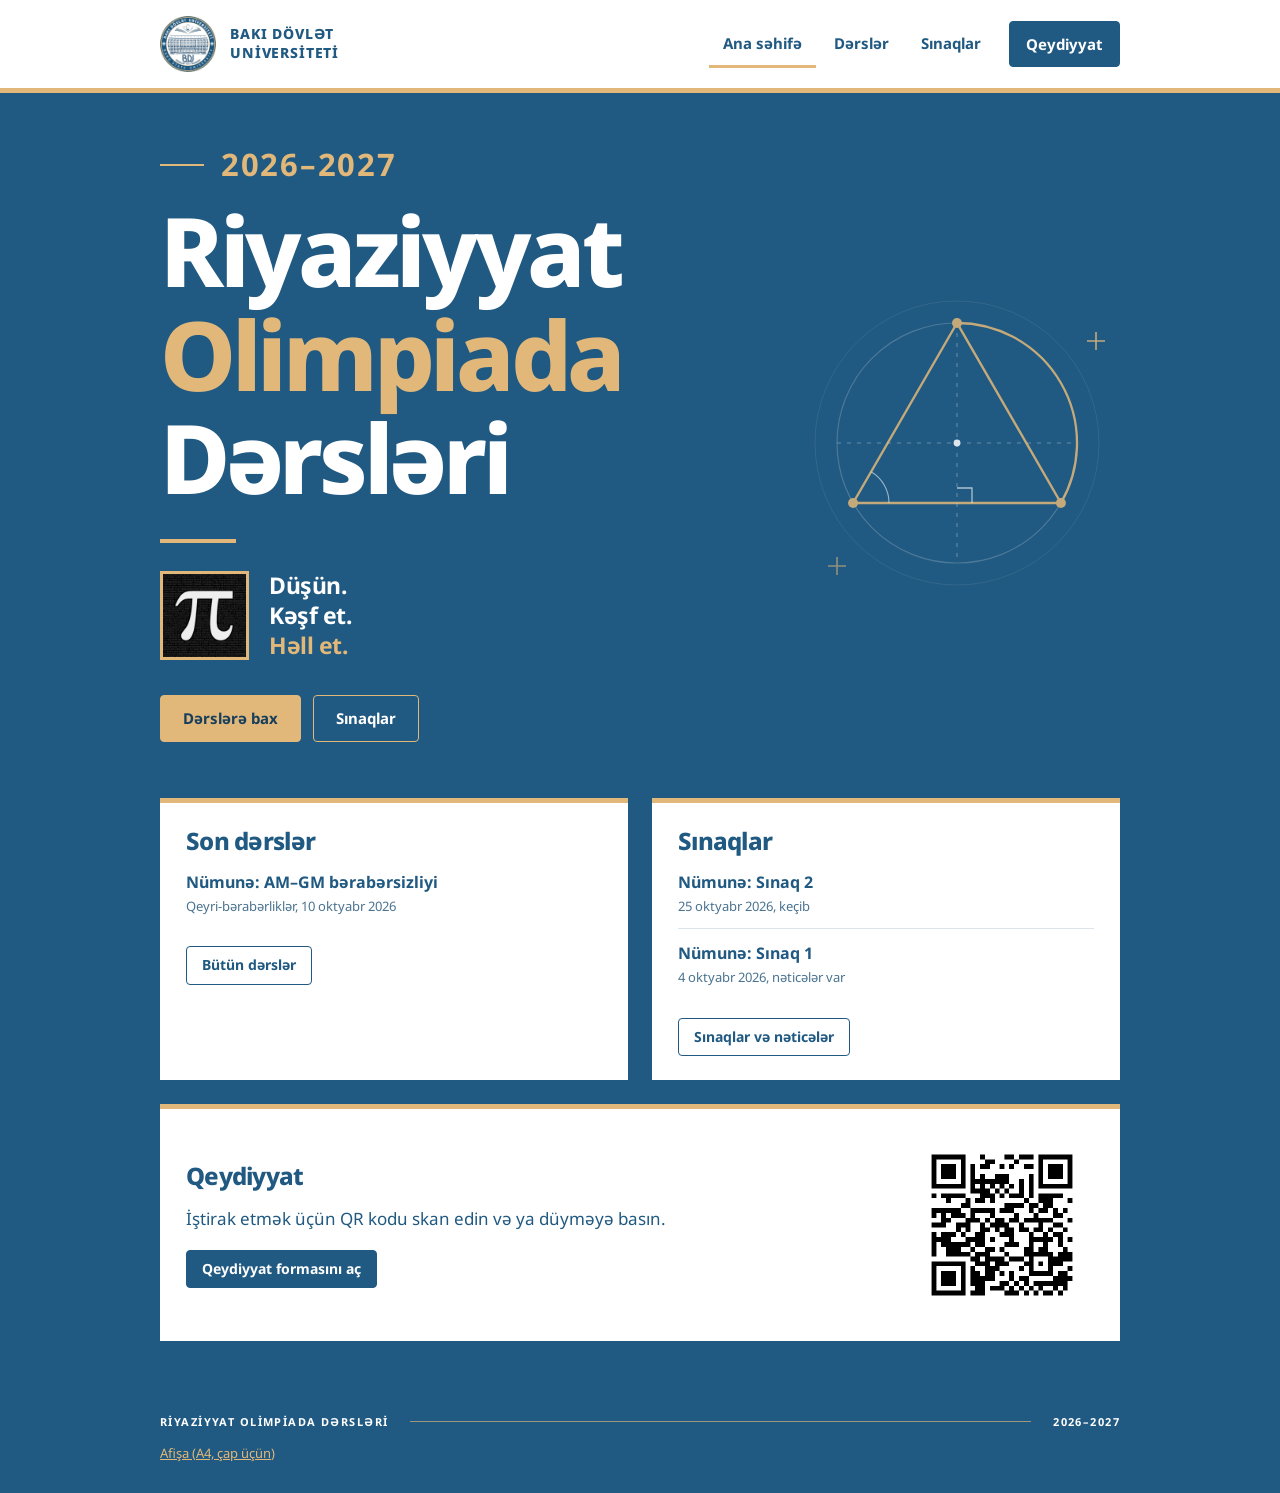
<file: index.html>
<!doctype html>
<html lang="az">
<head>
  <meta charset="utf-8">
  <meta name="viewport" content="width=device-width, initial-scale=1">
  <meta name="theme-color" content="#205981">
  <meta name="description" content="Riyaziyyat Olimpiada Dərsləri, 2026–2027. Dərs materialları, sınaqlar və nəticələr.">
  <title>Riyaziyyat Olimpiada Dərsləri · 2026–2027</title>
  <link rel="icon" href="logo-256.png">
  <link rel="stylesheet" href="site.css">
</head>
<body>
  <header class="site-header">
    <div class="wrap bar">
      <a class="brand" href="index.html">
        <img src="logo-256.png" alt="" width="56" height="56">
        <span>BAKI DÖVLƏT<br>UNİVERSİTETİ</span>
      </a>
      <button class="nav-toggle" type="button" aria-expanded="false" aria-controls="menu">Menyu</button>
      <nav class="nav" id="menu" aria-label="Əsas menyu">
        <a href="index.html" aria-current="page">Ana səhifə</a>
        <a href="dersler.html">Dərslər</a>
        <a href="sinaqlar.html">Sınaqlar</a>
        <a class="cta" href="https://forms.gle/Re5FgP3xWLFvzctm8" target="_blank" rel="noopener noreferrer">Qeydiyyat</a>
      </nav>
    </div>
  </header>

  <main>
    <div class="wrap">
      <section class="hero" aria-labelledby="title">
        <div class="hero-copy">
          <div class="edition"><i aria-hidden="true"></i><span>2026–2027</span></div>
          <h1 id="title"><span>Riyaziyyat</span><span class="gold">Olimpiada</span><span>Dərsləri</span></h1>
          <div class="short-rule" aria-hidden="true"></div>
          <div class="motto-row">
            <img class="pi" src="pi.jpg" alt="Pi simvolu" width="89" height="89">
            <p class="motto"><span>Düşün.</span><span>Kəşf et.</span><span class="last">Həll et.</span></p>
          </div>
          <div class="actions">
            <a class="btn btn-gold btn-lg" href="dersler.html">Dərslərə bax</a>
            <a class="btn btn-line btn-lg" href="sinaqlar.html">Sınaqlar</a>
          </div>
        </div>
        <svg class="geometry" viewBox="0 0 320 320" fill="none" aria-hidden="true">
          <circle cx="157" cy="157" r="120" stroke="#FFFFFF" stroke-opacity=".23" stroke-width="1.2"/>
          <circle cx="157" cy="157" r="142" stroke="#FFFFFF" stroke-opacity=".1" stroke-width="1"/>
          <path d="M157 37 L53.077 217 L260.923 217 Z" stroke="#E1B87A" stroke-width="2.4"/>
          <path d="M157 37 V277 M37 157 H277" stroke="#FFFFFF" stroke-opacity=".36" stroke-width="1.1" stroke-dasharray="4 6"/>
          <path d="M157 202 H172 V217" stroke="#FFFFFF" stroke-opacity=".75" stroke-width="1.3"/>
          <path d="M157 37 A120 120 0 0 1 260.923 217" stroke="#E1B87A" stroke-width="2.3"/>
          <path d="M89 217 A36 36 0 0 0 71.077 185.823" stroke="#FFFFFF" stroke-opacity=".65" stroke-width="1.1"/>
          <circle cx="157" cy="37" r="5" fill="#E1B87A"/>
          <circle cx="53.077" cy="217" r="5" fill="#E1B87A"/>
          <circle cx="260.923" cy="217" r="5" fill="#E1B87A"/>
          <circle cx="157" cy="157" r="3.4" fill="#FFFFFF"/>
          <path d="M287 55 H305 M296 46 V64" stroke="#E1B87A" stroke-width="1.6"/>
          <path d="M28 280 H46 M37 271 V289" stroke="#E1B87A" stroke-opacity=".7" stroke-width="1.6"/>
        </svg>
      </section>

      <div class="grid-2">
        <section class="panel" aria-labelledby="h-lessons">
          <h2 id="h-lessons">Son dərslər</h2>
          <ul class="mini" id="recent-lessons"><li class="muted">Yüklənir…</li></ul>
          <a class="btn btn-ghost" href="dersler.html">Bütün dərslər</a>
        </section>
        <section class="panel" aria-labelledby="h-exams">
          <h2 id="h-exams">Sınaqlar</h2>
          <ul class="mini" id="recent-exams"><li class="muted">Yüklənir…</li></ul>
          <a class="btn btn-ghost" href="sinaqlar.html">Sınaqlar və nəticələr</a>
        </section>
      </div>

      <section class="panel registration" aria-labelledby="h-reg">
        <div class="copy">
          <h2 id="h-reg">Qeydiyyat</h2>
          <p>İştirak etmək üçün QR kodu skan edin və ya düyməyə basın.</p>
          <a class="btn" href="https://forms.gle/Re5FgP3xWLFvzctm8" target="_blank" rel="noopener noreferrer">Qeydiyyat formasını aç</a>
        </div>
        <a class="qr" href="https://forms.gle/Re5FgP3xWLFvzctm8" target="_blank" rel="noopener noreferrer" aria-label="Qeydiyyat formasını aç">
          <img src="qr.png" alt="Qeydiyyat formasına keçid üçün QR kod" width="170" height="170">
        </a>
      </section>
    </div>
  </main>

  <footer class="site-footer">
    <div class="wrap">
      <div class="footer-row"><span>RİYAZİYYAT OLİMPİADA DƏRSLƏRİ</span><span class="footer-line" aria-hidden="true"></span><span>2026–2027</span></div>
      <p class="footer-note"><a href="afisa.html">Afişa (A4, çap üçün)</a></p>
    </div>
  </footer>

  <script src="site.js"></script>
  <script>
    (async () => {
      const { esc, fmtDate, href, status } = BDU;
      const lessonsEl = document.getElementById('recent-lessons');
      const examsEl = document.getElementById('recent-exams');
      const empty = t => `<li class="muted">${t}</li>`;
      const fail = 'Məlumat yüklənmədi.';

      try {
        const lessons = (await BDU.load('lessons')).sort((a, b) => (b.date || '').localeCompare(a.date || '')).slice(0, 4);
        lessonsEl.innerHTML = lessons.length ? lessons.map(l => {
          const link = l.type === 'post' ? `dersler.html#yazi-${encodeURIComponent(l.id)}` : href(l.file);
          const ext = l.type === 'post' ? '' : ' target="_blank" rel="noopener"';
          return `<li><a href="${link}"${ext}>${esc(l.title)}</a><small>${esc([l.topic, fmtDate(l.date)].filter(Boolean).join(', '))}</small></li>`;
        }).join('') : empty('Hələ dərs əlavə olunmayıb.');
      } catch { lessonsEl.innerHTML = empty(fail); }

      try {
        const exams = await BDU.load('sinaqlar');
        const upcoming = exams.filter(e => status(e.date) !== 'past').sort((a, b) => a.date.localeCompare(b.date));
        const past = exams.filter(e => status(e.date) === 'past').sort((a, b) => b.date.localeCompare(a.date));
        const shown = [...upcoming.slice(0, 2), ...past].slice(0, 3);
        examsEl.innerHTML = shown.length ? shown.map(e => {
          const st = status(e.date);
          const label = st === 'past' ? (e.results ? 'nəticələr var' : 'keçib') : st === 'today' ? 'bu gün' : 'gələcək';
          return `<li><a href="sinaqlar.html">${esc(e.title)}</a><small>${esc(fmtDate(e.date))}, ${label}</small></li>`;
        }).join('') : empty('Hələ sınaq elan olunmayıb.');
      } catch { examsEl.innerHTML = empty(fail); }
    })();
  </script>
</body>
</html>
</file>
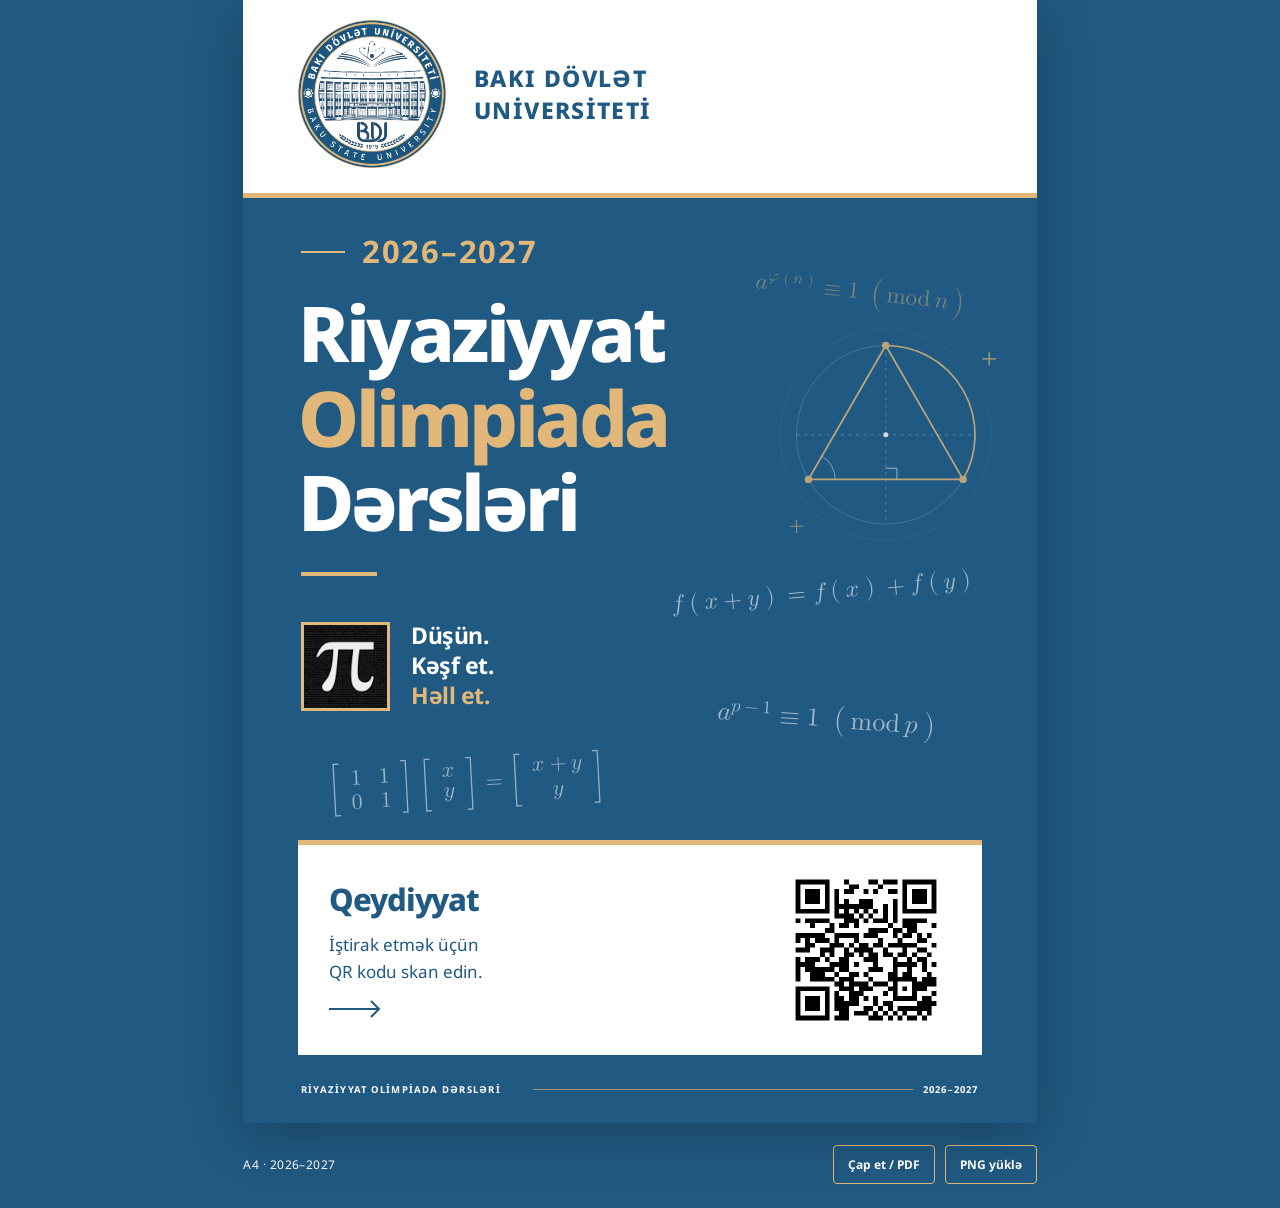
<file: afisa.html>
<!doctype html>
<html lang="az">
<head>
  <meta charset="utf-8">
  <meta name="viewport" content="width=device-width, initial-scale=1">
  <meta name="theme-color" content="#205981">
  <meta name="description" content="Riyaziyyat Olimpiada Dərsləri, 2026–2027. Qeydiyyat üçün QR kodu skan edin.">
  <title>Riyaziyyat Olimpiada Dərsləri · 2026–2027</title>

  <link rel="stylesheet" href="styles.css">
</head>
<body>
  <main class="frame">
    <article class="brochure" aria-label="Riyaziyyat Olimpiada Dərsləri, 2026–2027">
      <header class="masthead">
        <img class="seal" src="logo.png" alt="Bakı Dövlət Universitetinin loqosu" width="148" height="148">
        <div class="university">BAKI DÖVLƏT<br>UNİVERSİTETİ</div>
      </header>
      <div class="edition"><i class="line" aria-hidden="true"></i><span>2026–2027</span></div>
      <h1><span>Riyaziyyat</span><span class="gold">Olimpiada</span><span>Dərsləri</span></h1>
      <div class="short-rule" aria-hidden="true"></div>
      <img class="pi-logo" src="[data-uri]" alt="Pi simvolu" width="89" height="89">
      <p class="motto"><span>Düşün.</span><span>Kəşf et.</span><span class="last">Həll et.</span></p>
      <svg class="geometry" viewBox="0 0 320 320" fill="none" aria-hidden="true">
        <circle cx="157" cy="157" r="120" stroke="#FFFFFF" stroke-opacity=".23" stroke-width="1.2"/>
        <circle cx="157" cy="157" r="142" stroke="#FFFFFF" stroke-opacity=".1" stroke-width="1"/>
        <path d="M157 37 L53.077 217 L260.923 217 Z" stroke="#E1B87A" stroke-width="2.4"/>
        <path d="M157 37 V277 M37 157 H277" stroke="#FFFFFF" stroke-opacity=".36" stroke-width="1.1" stroke-dasharray="4 6"/>
        <path d="M157 202 H172 V217" stroke="#FFFFFF" stroke-opacity=".75" stroke-width="1.3"/>
        <path d="M157 37 A120 120 0 0 1 260.923 217" stroke="#E1B87A" stroke-width="2.3"/>
        <path d="M89 217 A36 36 0 0 0 71.077 185.823" stroke="#FFFFFF" stroke-opacity=".65" stroke-width="1.1"/>
        <circle cx="157" cy="37" r="5" fill="#E1B87A"/>
        <circle cx="53.077" cy="217" r="5" fill="#E1B87A"/>
        <circle cx="260.923" cy="217" r="5" fill="#E1B87A"/>
        <circle cx="157" cy="157" r="3.4" fill="#FFFFFF"/>
        <path d="M287 55 H305 M296 46 V64" stroke="#E1B87A" stroke-width="1.6"/>
        <path d="M28 280 H46 M37 271 V289" stroke="#E1B87A" stroke-opacity=".7" stroke-width="1.6"/>
      </svg>
      <div class="formula functional" aria-hidden="true">
        <math xmlns="http://www.w3.org/1998/Math/MathML" aria-label="f(x+y) = f(x) + f(y)"><mrow><mi>f</mi><mo>(</mo><mi>x</mi><mo>+</mo><mi>y</mi><mo>)</mo><mo>=</mo><mi>f</mi><mo>(</mo><mi>x</mi><mo>)</mo><mo>+</mo><mi>f</mi><mo>(</mo><mi>y</mi><mo>)</mo></mrow></math>
      </div>
      <div class="formula euler" aria-hidden="true">
        <math xmlns="http://www.w3.org/1998/Math/MathML" aria-label="a to the power phi(n) is congruent to 1 modulo n"><mrow><msup><mi>a</mi><mrow><mi>φ</mi><mo>(</mo><mi>n</mi><mo>)</mo></mrow></msup><mo>≡</mo><mn>1</mn><mspace width=".3em"/><mo>(</mo><mi mathvariant="normal">mod</mi><mspace width=".2em"/><mi>n</mi><mo>)</mo></mrow></math>
      </div>
      <div class="formula fermat" aria-hidden="true">
        <math xmlns="http://www.w3.org/1998/Math/MathML" aria-label="a to the power p minus 1 is congruent to 1 modulo p"><mrow><msup><mi>a</mi><mrow><mi>p</mi><mo>−</mo><mn>1</mn></mrow></msup><mo>≡</mo><mn>1</mn><mspace width=".3em"/><mo>(</mo><mi mathvariant="normal">mod</mi><mspace width=".2em"/><mi>p</mi><mo>)</mo></mrow></math>
      </div>
      <div class="matrix-block" aria-hidden="true">
        <math xmlns="http://www.w3.org/1998/Math/MathML" aria-label="The matrix with rows 1, 1 and 0, 1 times the column vector x, y equals the column vector x plus y, y">
          <mrow><mo stretchy="true">[</mo><mtable columnspacing=".5em" rowspacing=".18em"><mtr><mtd><mn>1</mn></mtd><mtd><mn>1</mn></mtd></mtr><mtr><mtd><mn>0</mn></mtd><mtd><mn>1</mn></mtd></mtr></mtable><mo stretchy="true">]</mo><mspace width=".2em"/><mo stretchy="true">[</mo><mtable rowspacing=".18em"><mtr><mtd><mi>x</mi></mtd></mtr><mtr><mtd><mi>y</mi></mtd></mtr></mtable><mo stretchy="true">]</mo><mo>=</mo><mo stretchy="true">[</mo><mtable rowspacing=".18em"><mtr><mtd><mi>x</mi><mo>+</mo><mi>y</mi></mtd></mtr><mtr><mtd><mi>y</mi></mtd></mtr></mtable><mo stretchy="true">]</mo></mrow>
        </math>
      </div>
      <section class="registration" aria-labelledby="registration-heading">
        <div class="registration-copy">
          <h2 id="registration-heading">Qeydiyyat</h2>
          <p>İştirak etmək üçün<br>QR kodu skan edin.</p>
          <svg class="arrow" viewBox="0 0 53 18" fill="none" aria-hidden="true"><path d="M0 9 H50 M42 1 L50 9 L42 17" stroke="#205981" stroke-width="2"/></svg>
        </div>
        <a class="qr-link" href="https://forms.gle/Re5FgP3xWLFvzctm8" target="_blank" rel="noopener noreferrer" aria-label="Qeydiyyat formasını aç">
          <img src="[data-uri]" alt="Qeydiyyat formasına keçid üçün QR kod" width="170" height="170">
        </a>
      </section>
      <footer class="footer"><span>RİYAZİYYAT OLİMPİADA DƏRSLƏRİ</span><span class="footer-line" aria-hidden="true"></span><span>2026–2027</span></footer>
    </article>
  </main>
  <div class="tools" aria-label="Çap seçimləri">
    <p>A4 · 2026–2027</p>
    <div class="actions">
      <button class="print-button" type="button" onclick="printBrochure()">Çap et / PDF</button>
      <button class="print-button" id="png-download" type="button" onclick="downloadBrochurePng()">PNG yüklə</button>
    </div>
  </div>
  
  <script src="script.js"></script>
</body>
</html>
</file>
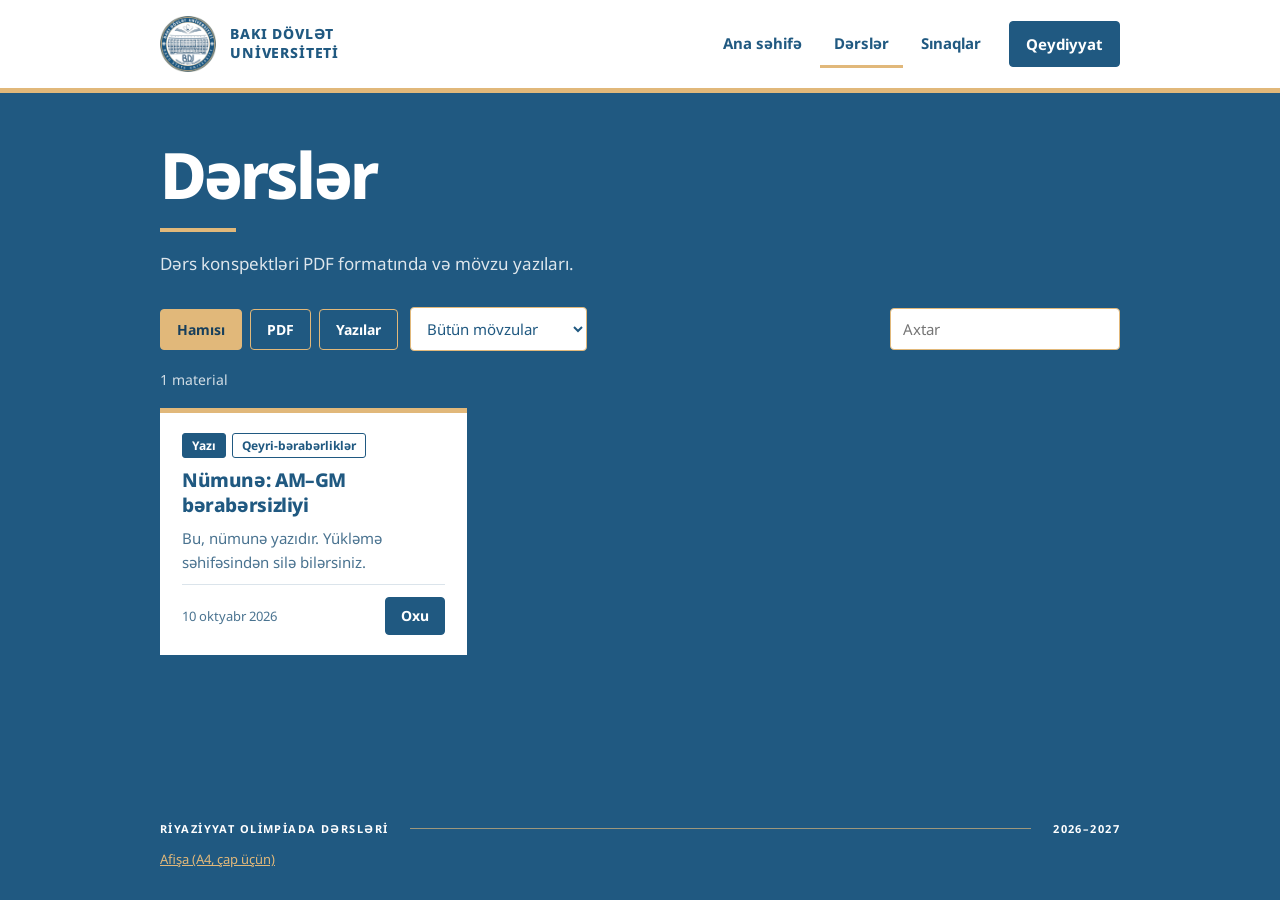
<file: dersler.html>
<!doctype html>
<html lang="az">
<head>
  <meta charset="utf-8">
  <meta name="viewport" content="width=device-width, initial-scale=1">
  <meta name="theme-color" content="#205981">
  <meta name="description" content="Riyaziyyat Olimpiada Dərsləri: dərs PDF-ləri və yazılar.">
  <title>Dərslər · Riyaziyyat Olimpiada Dərsləri</title>
  <link rel="icon" href="logo-256.png">
  <link rel="stylesheet" href="site.css">
</head>
<body>
  <header class="site-header">
    <div class="wrap bar">
      <a class="brand" href="index.html">
        <img src="logo-256.png" alt="" width="56" height="56">
        <span>BAKI DÖVLƏT<br>UNİVERSİTETİ</span>
      </a>
      <button class="nav-toggle" type="button" aria-expanded="false" aria-controls="menu">Menyu</button>
      <nav class="nav" id="menu" aria-label="Əsas menyu">
        <a href="index.html">Ana səhifə</a>
        <a href="dersler.html" aria-current="page">Dərslər</a>
        <a href="sinaqlar.html">Sınaqlar</a>
        <a class="cta" href="https://forms.gle/Re5FgP3xWLFvzctm8" target="_blank" rel="noopener noreferrer">Qeydiyyat</a>
      </nav>
    </div>
  </header>

  <main>
    <div class="wrap">

      <!-- Siyahı -->
      <div id="list-view">
        <div class="page-head">
          <h1>Dərslər</h1>
          <div class="short-rule" aria-hidden="true"></div>
          <p>Dərs konspektləri PDF formatında və mövzu yazıları.</p>
        </div>

        <div class="toolbar">
          <div class="tabs" role="group" aria-label="Növ">
            <button class="tab" type="button" data-type="all" aria-pressed="true">Hamısı</button>
            <button class="tab" type="button" data-type="pdf" aria-pressed="false">PDF</button>
            <button class="tab" type="button" data-type="post" aria-pressed="false">Yazılar</button>
          </div>
          <select id="topic" aria-label="Mövzu"><option value="">Bütün mövzular</option></select>
          <input class="search" id="q" type="search" placeholder="Axtar" aria-label="Axtar">
        </div>
        <p class="count" id="count" aria-live="polite"></p>
        <div class="cards" id="cards"></div>
      </div>

      <!-- Yazı oxuyucusu -->
      <div id="reader-view" hidden>
        <a class="back" href="dersler.html">Bütün dərslərə qayıt</a>
        <article class="panel reader" id="reader"></article>
      </div>

    </div>
  </main>

  <footer class="site-footer">
    <div class="wrap">
      <div class="footer-row"><span>RİYAZİYYAT OLİMPİADA DƏRSLƏRİ</span><span class="footer-line" aria-hidden="true"></span><span>2026–2027</span></div>
      <p class="footer-note"><a href="afisa.html">Afişa (A4, çap üçün)</a></p>
    </div>
  </footer>

  <script src="site.js"></script>
  <script>
    (async () => {
      const { esc, fmtDate, href } = BDU;
      const $ = id => document.getElementById(id);
      const listView = $('list-view'), readerView = $('reader-view');
      const state = { type: 'all', topic: '', q: '' };
      let lessons = [];
      let loaded = false;
      const baseTitle = document.title;

      const norm = s => String(s || '').toLocaleLowerCase('az');

      function card(l) {
        const tags = `<div class="tags"><span class="tag tag-type">${l.type === 'post' ? 'Yazı' : 'PDF'}</span>${l.topic ? `<span class="tag">${esc(l.topic)}</span>` : ''}</div>`;
        const desc = l.description ? `<p class="desc">${esc(l.description)}</p>` : '';
        let actions, title;
        if (l.type === 'post') {
          const link = `#yazi-${encodeURIComponent(l.id)}`;
          title = `<a href="${link}">${esc(l.title)}</a>`;
          actions = `<a class="btn" href="${link}">Oxu</a>`;
        } else {
          const file = href(l.file);
          title = `<a href="${file}" target="_blank" rel="noopener">${esc(l.title)}</a>`;
          actions = `<a class="btn" href="${file}" target="_blank" rel="noopener">Aç</a><a class="btn btn-ghost" href="${file}" download>Yüklə</a>`;
        }
        return `<article class="card">${tags}<h3>${title}</h3>${desc}<div class="card-foot"><time datetime="${esc(l.date)}">${esc(fmtDate(l.date))}</time><div class="actions">${actions}</div></div></article>`;
      }

      function renderList() {
        const q = norm(state.q).trim();
        const shown = lessons.filter(l =>
          (state.type === 'all' || l.type === state.type) &&
          (!state.topic || l.topic === state.topic) &&
          (!q || norm([l.title, l.description, l.topic].join(' ')).includes(q)));
        $('count').textContent = lessons.length ? `${shown.length} material` : '';
        if (!lessons.length) {
          $('cards').innerHTML = '<div class="panel state"><h2>Hələ dərs yoxdur</h2><p>Dərs materialları əlavə olunanda burada görünəcək.</p></div>';
        } else if (!shown.length) {
          $('cards').innerHTML = '<div class="panel state"><h2>Heç nə tapılmadı</h2><p>Axtarışı və ya filtrləri dəyişin.</p></div>';
        } else {
          $('cards').innerHTML = shown.map(card).join('');
        }
      }

      function renderReader(post) {
        $('reader').innerHTML = `
          <div class="tags"><span class="tag tag-type">Yazı</span>${post.topic ? `<span class="tag">${esc(post.topic)}</span>` : ''}</div>
          <h2>${esc(post.title)}</h2>
          <p class="meta">${esc(fmtDate(post.date))}</p>
          <div class="prose">${BDU.renderBody(post.body)}</div>`;
        BDU.typeset($('reader'));
      }

      function route() {
        const m = /^#yazi-(.+)$/.exec(location.hash);
        const post = m && lessons.find(l => l.type === 'post' && l.id === decodeURIComponent(m[1]));
        if (post) {
          listView.hidden = true; readerView.hidden = false;
          renderReader(post);
          document.title = `${post.title} · Dərslər`;
          window.scrollTo(0, 0);
        } else {
          listView.hidden = false; readerView.hidden = true;
          document.title = baseTitle;
          if (m && loaded) $('count').textContent = 'Bu yazı tapılmadı.';
        }
      }

      document.querySelectorAll('.tab').forEach(btn => btn.addEventListener('click', () => {
        state.type = btn.dataset.type;
        document.querySelectorAll('.tab').forEach(b => b.setAttribute('aria-pressed', String(b === btn)));
        renderList();
      }));
      $('topic').addEventListener('change', e => { state.topic = e.target.value; renderList(); });
      $('q').addEventListener('input', e => { state.q = e.target.value; renderList(); });
      window.addEventListener('hashchange', route);

      try {
        lessons = (await BDU.load('lessons')).sort((a, b) => (b.date || '').localeCompare(a.date || ''));
        loaded = true;
        const topics = [...new Set(lessons.map(l => l.topic).filter(Boolean))].sort((a, b) => a.localeCompare(b, 'az'));
        $('topic').innerHTML = '<option value="">Bütün mövzular</option>' + topics.map(t => `<option>${esc(t)}</option>`).join('');
        $('topic').hidden = topics.length === 0;
        renderList();
        route();
      } catch {
        $('cards').innerHTML = '<div class="panel state"><h2>Məlumat yüklənmədi</h2><p>Səhifəni faylı birbaşa açmaqla yox, saytın öz ünvanından açın və yenidən cəhd edin.</p></div>';
      }
    })();
  </script>
</body>
</html>
</file>
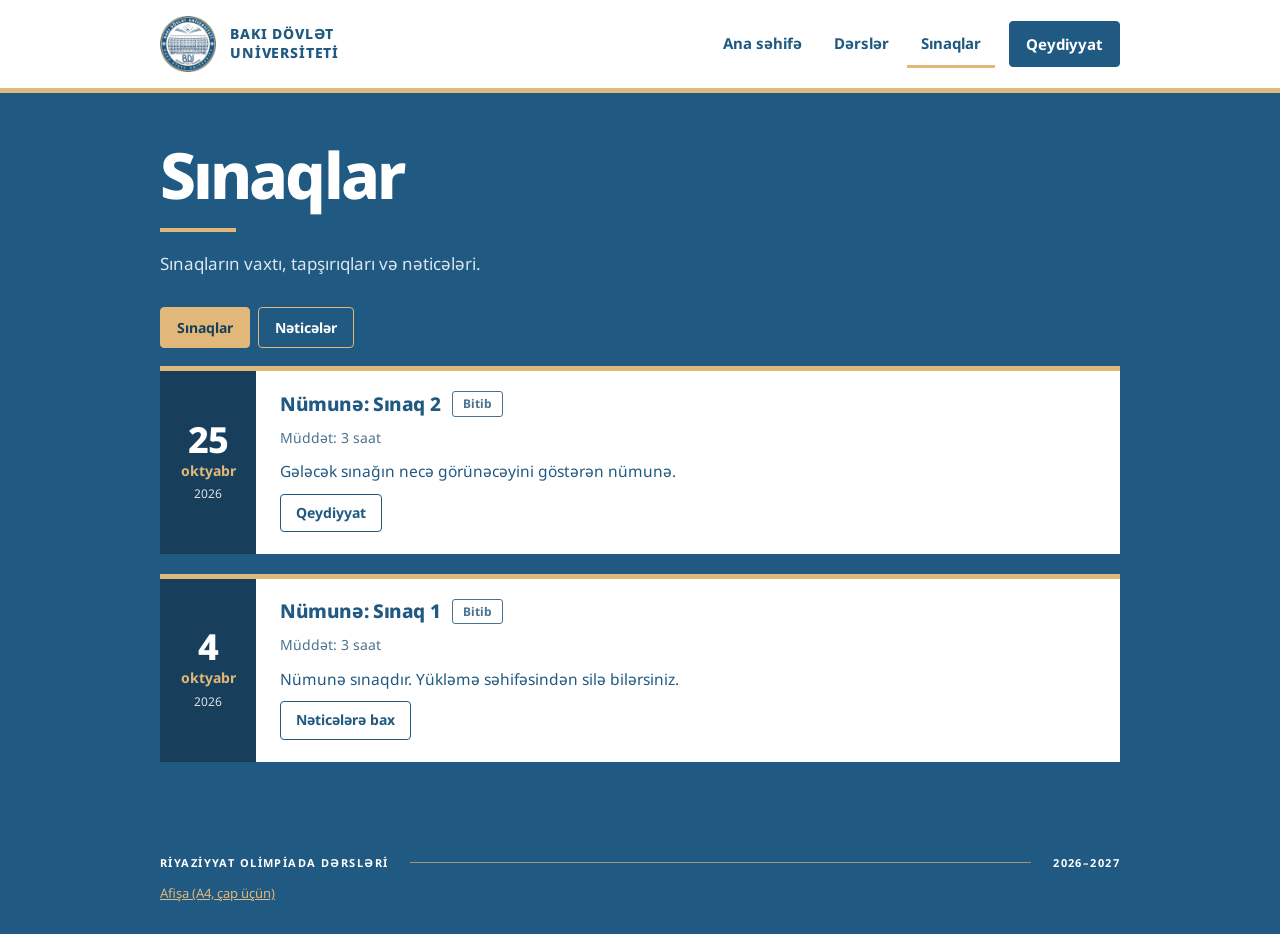
<file: sinaqlar.html>
<!doctype html>
<html lang="az">
<head>
  <meta charset="utf-8">
  <meta name="viewport" content="width=device-width, initial-scale=1">
  <meta name="theme-color" content="#205981">
  <meta name="description" content="Riyaziyyat Olimpiada Dərsləri: sınaqlar və nəticələr.">
  <title>Sınaqlar · Riyaziyyat Olimpiada Dərsləri</title>
  <link rel="icon" href="logo-256.png">
  <link rel="stylesheet" href="site.css">
</head>
<body>
  <header class="site-header">
    <div class="wrap bar">
      <a class="brand" href="index.html">
        <img src="logo-256.png" alt="" width="56" height="56">
        <span>BAKI DÖVLƏT<br>UNİVERSİTETİ</span>
      </a>
      <button class="nav-toggle" type="button" aria-expanded="false" aria-controls="menu">Menyu</button>
      <nav class="nav" id="menu" aria-label="Əsas menyu">
        <a href="index.html">Ana səhifə</a>
        <a href="dersler.html">Dərslər</a>
        <a href="sinaqlar.html" aria-current="page">Sınaqlar</a>
        <a class="cta" href="https://forms.gle/Re5FgP3xWLFvzctm8" target="_blank" rel="noopener noreferrer">Qeydiyyat</a>
      </nav>
    </div>
  </header>

  <main>
    <div class="wrap">
      <div class="page-head">
        <h1>Sınaqlar</h1>
        <div class="short-rule" aria-hidden="true"></div>
        <p>Sınaqların vaxtı, tapşırıqları və nəticələri.</p>
      </div>

      <div class="toolbar">
        <div class="tabs" role="tablist" aria-label="Bölmə">
          <button class="tab" type="button" role="tab" id="tab-exams" aria-controls="panel-exams" aria-selected="true">Sınaqlar</button>
          <button class="tab" type="button" role="tab" id="tab-results" aria-controls="panel-results" aria-selected="false">Nəticələr</button>
        </div>
      </div>

      <section id="panel-exams" role="tabpanel" aria-labelledby="tab-exams"></section>
      <section id="panel-results" role="tabpanel" aria-labelledby="tab-results" hidden></section>
    </div>
  </main>

  <footer class="site-footer">
    <div class="wrap">
      <div class="footer-row"><span>RİYAZİYYAT OLİMPİADA DƏRSLƏRİ</span><span class="footer-line" aria-hidden="true"></span><span>2026–2027</span></div>
      <p class="footer-note"><a href="afisa.html">Afişa (A4, çap üçün)</a></p>
    </div>
  </footer>

  <script src="site.js"></script>
  <script>
    (async () => {
      const { esc, fmtDate, dateParts, href, status } = BDU;
      const $ = id => document.getElementById(id);
      let exams = [];

      /* ---- tabs ---- */
      function showTab(name) {
        const isRes = name === 'results';
        $('tab-exams').setAttribute('aria-selected', String(!isRes));
        $('tab-results').setAttribute('aria-selected', String(isRes));
        $('panel-exams').hidden = isRes;
        $('panel-results').hidden = !isRes;
        history.replaceState(null, '', isRes ? '#neticeler' : location.pathname + location.search);
      }
      $('tab-exams').addEventListener('click', () => showTab('exams'));
      $('tab-results').addEventListener('click', () => showTab('results'));
      window.addEventListener('hashchange', () => showTab(location.hash === '#neticeler' ? 'results' : 'exams'));

      /* ---- sınaqlar ---- */
      const hasResults = e => e.results && ((e.results.rows && e.results.rows.length) || e.results.file);

      function examCard(e) {
        const st = status(e.date);
        const badge = st === 'upcoming' ? '<span class="badge">Gələcək</span>' : st === 'today' ? '<span class="badge">Bu gün</span>' : '<span class="badge badge-past">Bitib</span>';
        const p = dateParts(e.date);
        const actions = [];
        if (e.problems) actions.push(`<a class="btn" href="${href(e.problems)}" target="_blank" rel="noopener">Tapşırıqlar</a>`);
        if (e.solutions) actions.push(`<a class="btn btn-ghost" href="${href(e.solutions)}" target="_blank" rel="noopener">Həllər</a>`);
        if (e.link) actions.push(`<a class="btn ${st === 'past' ? 'btn-ghost' : 'btn-gold'}" href="${href(e.link)}" target="_blank" rel="noopener noreferrer">${esc(e.linkLabel || 'Keçid')}</a>`);
        if (hasResults(e)) actions.push(`<button class="btn btn-ghost" type="button" data-goto="${esc(e.id)}">Nəticələrə bax</button>`);
        return `<article class="exam">
          <div class="exam-date"><b>${p.day}</b><span>${p.month}</span><i>${p.year}</i></div>
          <div class="exam-body">
            <div class="exam-top"><h3>${esc(e.title)}</h3>${badge}</div>
            ${e.duration ? `<p class="meta">Müddət: ${esc(e.duration)}</p>` : ''}
            ${e.description ? `<p class="desc">${esc(e.description)}</p>` : ''}
            ${actions.length ? `<div class="actions">${actions.join('')}</div>` : ''}
          </div></article>`;
      }

      function renderExams() {
        const upcoming = exams.filter(e => status(e.date) !== 'past').sort((a, b) => a.date.localeCompare(b.date));
        const past = exams.filter(e => status(e.date) === 'past').sort((a, b) => b.date.localeCompare(a.date));
        const all = [...upcoming, ...past];
        $('panel-exams').innerHTML = all.length
          ? all.map(examCard).join('')
          : '<div class="panel state"><h2>Hələ sınaq yoxdur</h2><p>Sınaq elan olunanda burada görünəcək.</p></div>';
      }

      /* ---- nəticələr ---- */
      function rankRows(rows) {
        const num = v => { const n = parseFloat(String(v).replace(',', '.')); return Number.isNaN(n) ? null : n; };
        const sorted = rows.map(r => ({ ...r, n: num(r.score) })).sort((a, b) => (b.n ?? -Infinity) - (a.n ?? -Infinity));
        let rank = 0, prev;
        return sorted.map((r, i) => {
          if (r.n === null || r.n !== prev) rank = i + 1;
          prev = r.n;
          return { ...r, rank };
        });
      }

      function resultCard(e) {
        const r = e.results;
        const rows = r.rows && r.rows.length ? rankRows(r.rows) : [];
        const table = rows.length ? `<div class="table-wrap"><table>
            <thead><tr><th>Yer</th><th>İştirakçı</th><th class="num">Bal</th></tr></thead>
            <tbody>${rows.map(x => `<tr><td class="rank">${x.rank}</td><td>${esc(x.name)}</td><td class="num">${esc(x.score)}</td></tr>`).join('')}</tbody>
          </table></div>` : '';
        const pdf = r.file ? `<a class="btn" href="${href(r.file)}" target="_blank" rel="noopener">Nəticələr (PDF)</a>` : '';
        return `<article class="panel result" id="res-${esc(e.id)}">
          <div class="result-head">
            <div><h3>${esc(e.title)}</h3><p class="meta">${esc(fmtDate(e.date))}${rows.length ? `, ${rows.length} iştirakçı` : ''}</p></div>
            ${pdf ? `<div class="actions">${pdf}</div>` : ''}
          </div>${table}</article>`;
      }

      function renderResults() {
        const list = exams.filter(hasResults).sort((a, b) => b.date.localeCompare(a.date));
        $('panel-results').innerHTML = list.length
          ? list.map(resultCard).join('')
          : '<div class="panel state"><h2>Hələ nəticə yoxdur</h2><p>Sınaq yoxlanılandan sonra nəticələr burada yerləşdiriləcək.</p></div>';
      }

      $('panel-exams').addEventListener('click', ev => {
        const btn = ev.target.closest('[data-goto]');
        if (!btn) return;
        showTab('results');
        const el = document.getElementById('res-' + btn.dataset.goto);
        if (el) el.scrollIntoView({ block: 'start' });
      });

      try {
        exams = await BDU.load('sinaqlar');
        renderExams();
        renderResults();
        if (location.hash === '#neticeler') showTab('results');
      } catch {
        const msg = '<div class="panel state"><h2>Məlumat yüklənmədi</h2><p>Səhifəni faylı birbaşa açmaqla yox, saytın öz ünvanından açın və yenidən cəhd edin.</p></div>';
        $('panel-exams').innerHTML = msg;
      }
    })();
  </script>
</body>
</html>
</file>
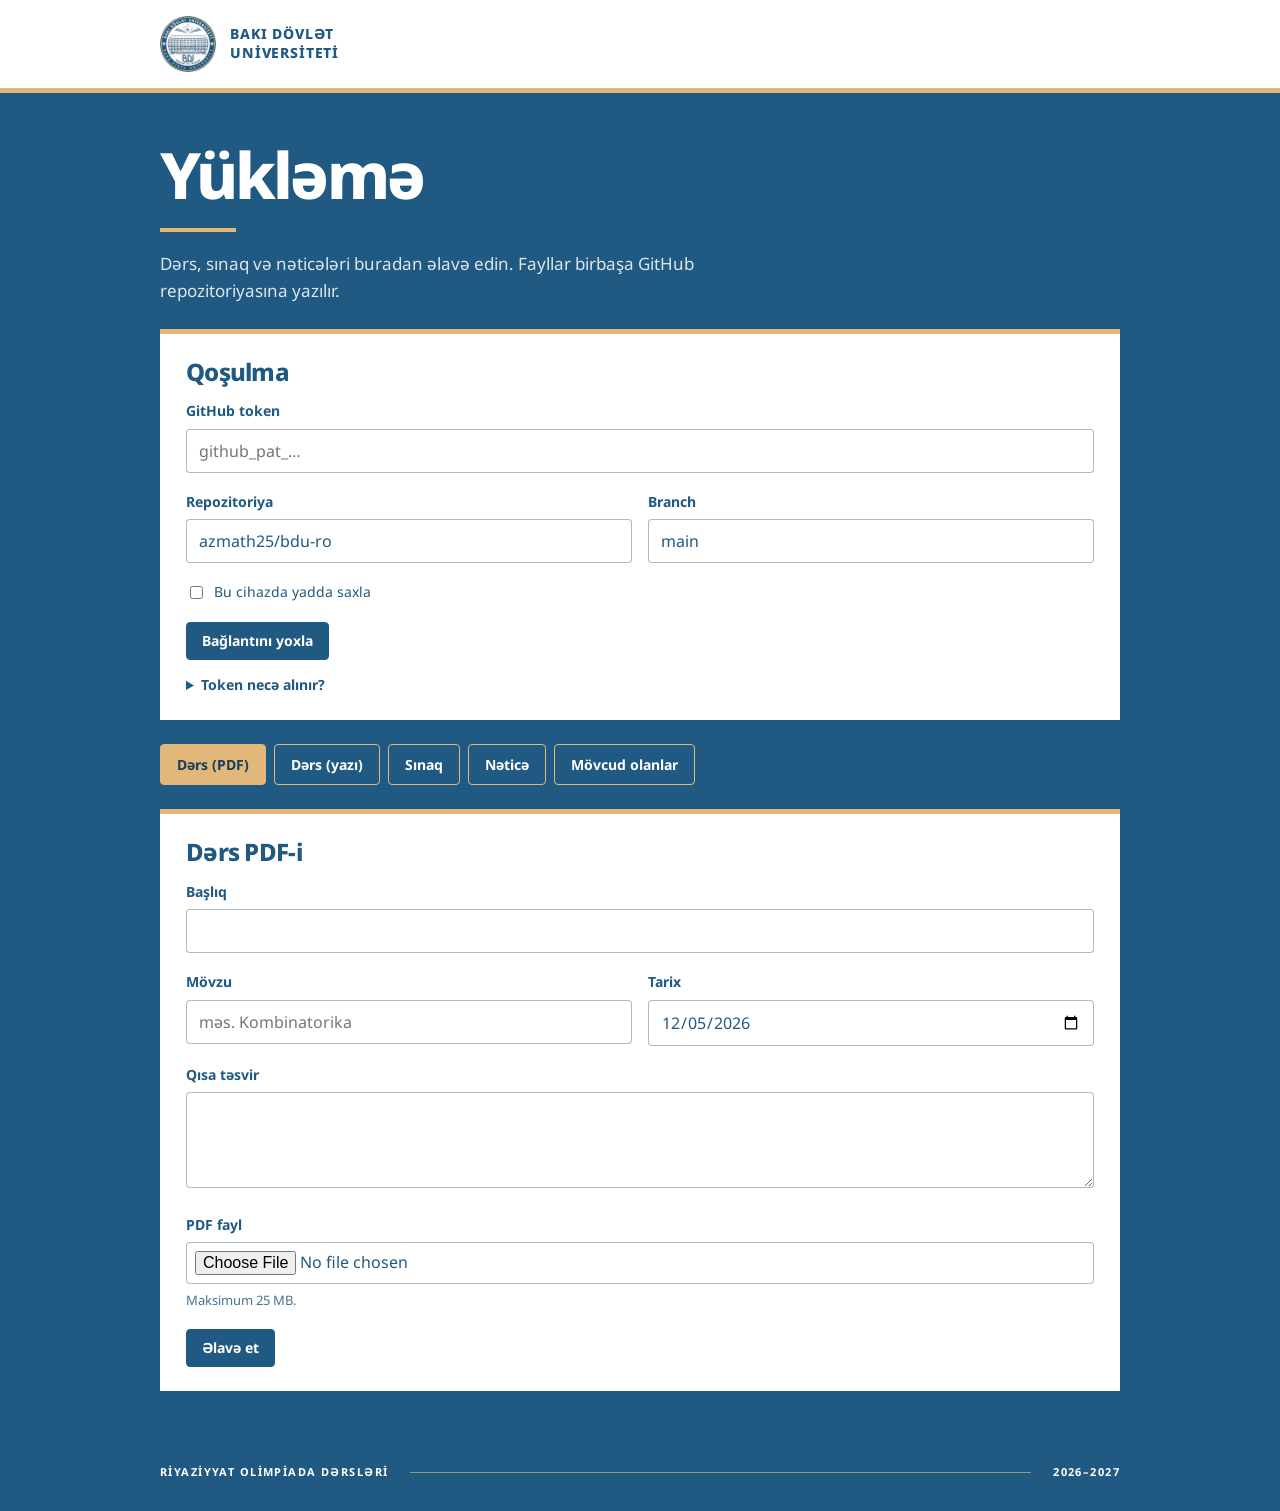
<file: upload.html>
<!doctype html>
<html lang="az">
<head>
  <meta charset="utf-8">
  <meta name="viewport" content="width=device-width, initial-scale=1">
  <meta name="robots" content="noindex, nofollow">
  <meta name="theme-color" content="#205981">
  <title>Yükləmə · Riyaziyyat Olimpiada Dərsləri</title>
  <link rel="icon" href="logo-256.png">
  <link rel="stylesheet" href="site.css">
</head>
<body>
  <header class="site-header">
    <div class="wrap bar">
      <a class="brand" href="index.html">
        <img src="logo-256.png" alt="" width="56" height="56">
        <span>BAKI DÖVLƏT<br>UNİVERSİTETİ</span>
      </a>
    </div>
  </header>

  <main>
    <div class="wrap stack-gap">
      <div class="page-head" style="margin-bottom:0">
        <h1>Yükləmə</h1>
        <div class="short-rule" aria-hidden="true"></div>
        <p>Dərs, sınaq və nəticələri buradan əlavə edin. Fayllar birbaşa GitHub repozitoriyasına yazılır.</p>
      </div>

      <!-- Qoşulma -->
      <section class="panel" aria-labelledby="h-conn">
        <h2 id="h-conn">Qoşulma</h2>
        <div class="form-stack">
          <div class="field">
            <label for="token">GitHub token</label>
            <input id="token" type="password" autocomplete="off" placeholder="github_pat_…">
          </div>
          <div class="row">
            <div class="field"><label for="repo">Repozitoriya</label><input id="repo" type="text" value="azmath25/bdu-ro" autocomplete="off"></div>
            <div class="field"><label for="branch">Branch</label><input id="branch" type="text" value="main" autocomplete="off"></div>
          </div>
          <label class="check"><input id="remember" type="checkbox"> Bu cihazda yadda saxla</label>
          <div class="actions"><button class="btn" id="check" type="button">Bağlantını yoxla</button></div>
        </div>
        <details class="help">
          <summary>Token necə alınır?</summary>
          <ol>
            <li>GitHub: Settings, Developer settings, Personal access tokens, Fine-grained tokens, Generate new token.</li>
            <li>Repository access: yalnız <b>azmath25/bdu-ro</b> seçin.</li>
            <li>Permissions, Repository permissions: <b>Contents</b> sahəsini <b>Read and write</b> edin.</li>
            <li>Tokeni kopyalayıb yuxarıya yapışdırın. Token olmadan heç nə dəyişmir.</li>
          </ol>
        </details>
      </section>

      <!-- Bölmələr -->
      <div class="tabs" role="tablist" aria-label="Nə əlavə etmək istəyirsiniz?">
        <button class="tab" type="button" role="tab" data-tab="pdf" aria-selected="true">Dərs (PDF)</button>
        <button class="tab" type="button" role="tab" data-tab="post" aria-selected="false">Dərs (yazı)</button>
        <button class="tab" type="button" role="tab" data-tab="exam" aria-selected="false">Sınaq</button>
        <button class="tab" type="button" role="tab" data-tab="result" aria-selected="false">Nəticə</button>
        <button class="tab" type="button" role="tab" data-tab="list" aria-selected="false">Mövcud olanlar</button>
      </div>

      <section class="panel" id="tab-pdf" role="tabpanel">
        <h2>Dərs PDF-i</h2>
        <form class="form-stack" id="f-pdf">
          <div class="field"><label for="pdf-title">Başlıq</label><input id="pdf-title" name="title" required></div>
          <div class="row">
            <div class="field"><label for="pdf-topic">Mövzu</label><input id="pdf-topic" name="topic" list="topics" placeholder="məs. Kombinatorika"></div>
            <div class="field"><label for="pdf-date">Tarix</label><input id="pdf-date" name="date" type="date" required></div>
          </div>
          <div class="field"><label for="pdf-desc">Qısa təsvir</label><textarea id="pdf-desc" name="description" rows="3"></textarea></div>
          <div class="field"><label for="pdf-file">PDF fayl</label><input id="pdf-file" name="file" type="file" accept="application/pdf,.pdf" required><p class="hint">Maksimum 25 MB.</p></div>
          <div class="actions"><button class="btn" type="submit">Əlavə et</button></div>
        </form>
      </section>

      <section class="panel" id="tab-post" role="tabpanel" hidden>
        <h2>Dərs yazısı</h2>
        <form class="form-stack" id="f-post">
          <div class="field"><label for="post-title">Başlıq</label><input id="post-title" name="title" required></div>
          <div class="row">
            <div class="field"><label for="post-topic">Mövzu</label><input id="post-topic" name="topic" list="topics"></div>
            <div class="field"><label for="post-date">Tarix</label><input id="post-date" name="date" type="date" required></div>
          </div>
          <div class="field"><label for="post-desc">Qısa təsvir</label><textarea id="post-desc" name="description" rows="2"></textarea></div>
          <div class="field">
            <label for="post-body">Mətn</label>
            <textarea id="post-body" name="body" rows="14" required></textarea>
            <p class="hint">Abzaslar boş sətirlə ayrılır. <b>## Başlıq</b> alt başlıq, <b>- </b> siyahı, <b>**qalın**</b> mətn yaradır. Düsturlar üçün <b>$x^2+1$</b> və ayrıca sətirdə <b>$$\frac{a}{b}$$</b> yazın.</p>
          </div>
          <div class="actions"><button class="btn" type="submit">Əlavə et</button></div>
        </form>
      </section>

      <section class="panel" id="tab-exam" role="tabpanel" hidden>
        <h2>Sınaq</h2>
        <form class="form-stack" id="f-exam">
          <div class="field"><label for="ex-title">Başlıq</label><input id="ex-title" name="title" required placeholder="məs. Sınaq 3"></div>
          <div class="row">
            <div class="field"><label for="ex-date">Tarix</label><input id="ex-date" name="date" type="date" required></div>
            <div class="field"><label for="ex-duration">Müddət</label><input id="ex-duration" name="duration" placeholder="məs. 3 saat"></div>
          </div>
          <div class="field"><label for="ex-desc">Təsvir</label><textarea id="ex-desc" name="description" rows="3"></textarea></div>
          <div class="row">
            <div class="field"><label for="ex-problems">Tapşırıqlar (PDF)</label><input id="ex-problems" name="problems" type="file" accept="application/pdf,.pdf"></div>
            <div class="field"><label for="ex-solutions">Həllər (PDF)</label><input id="ex-solutions" name="solutions" type="file" accept="application/pdf,.pdf"></div>
          </div>
          <div class="row">
            <div class="field"><label for="ex-link">Keçid (qeydiyyat, onlayn sınaq və s.)</label><input id="ex-link" name="link" type="url" placeholder="https://"></div>
            <div class="field"><label for="ex-linklabel">Keçid düyməsinin adı</label><input id="ex-linklabel" name="linkLabel" value="Qeydiyyat"></div>
          </div>
          <div class="actions"><button class="btn" type="submit">Əlavə et</button></div>
        </form>
      </section>

      <section class="panel" id="tab-result" role="tabpanel" hidden>
        <h2>Nəticə</h2>
        <form class="form-stack" id="f-result">
          <div class="field"><label for="res-exam">Hansı sınaq?</label><select id="res-exam" name="exam" required><option value="">Sınaq seçin</option></select></div>
          <div class="field"><label for="res-file">Nəticə PDF-i</label><input id="res-file" name="file" type="file" accept="application/pdf,.pdf"></div>
          <div class="field">
            <label for="res-rows">Nəticə cədvəli</label>
            <textarea id="res-rows" name="rows" rows="10" placeholder="Ad Soyad, 36&#10;Ad Soyad, 31"></textarea>
            <p class="hint">Hər sətirdə bir iştirakçı: ad, vergül, bal. Yerlər baldan avtomatik hesablanır. PDF, cədvəl və ya hər ikisini əlavə edə bilərsiniz. Yenisini göndərmək əvvəlkini əvəz edir.</p>
          </div>
          <div class="actions"><button class="btn" type="submit">Nəticəni əlavə et</button></div>
        </form>
      </section>

      <section class="panel" id="tab-list" role="tabpanel" hidden>
        <h2>Dərslər</h2>
        <ul class="existing" id="ex-lessons"></ul>
        <h2>Sınaqlar</h2>
        <ul class="existing" id="ex-exams"></ul>
        <p class="hint">Silinəndə qeyd və ona bağlı fayllar repozitoriyadan çıxarılır.</p>
      </section>

      <section class="panel" id="log-panel" aria-labelledby="h-log" hidden>
        <h2 id="h-log">Gedişat</h2>
        <ul class="log" id="log" aria-live="polite"></ul>
      </section>

      <datalist id="topics">
        <option value="Cəbr"><option value="Kombinatorika"><option value="Həndəsə"><option value="Ədədlər nəzəriyyəsi"><option value="Qeyri-bərabərliklər"><option value="Funksional tənliklər"><option value="Digər">
      </datalist>
    </div>
  </main>

  <footer class="site-footer">
    <div class="wrap">
      <div class="footer-row"><span>RİYAZİYYAT OLİMPİADA DƏRSLƏRİ</span><span class="footer-line" aria-hidden="true"></span><span>2026–2027</span></div>
    </div>
  </footer>

  <script src="site.js"></script>
  <script>
    (() => {
      const { esc, fmtDate, todayISO } = BDU;
      const $ = s => document.querySelector(s);
      const state = { lessons: [], exams: [] };
      const STORE = 'bdu-upload-settings';

      /* ---------- settings ---------- */
      const readStore = () => { try { return JSON.parse(localStorage.getItem(STORE) || '{}'); } catch { return {}; } };
      const writeStore = v => { try { localStorage.setItem(STORE, JSON.stringify(v)); } catch { /* storage unavailable */ } };
      (() => {
        const s = readStore();
        if (s.token) $('#token').value = s.token;
        if (s.repo) $('#repo').value = s.repo;
        if (s.branch) $('#branch').value = s.branch;
        $('#remember').checked = !!s.token;
      })();
      const cfg = () => ({ token: $('#token').value.trim(), repo: $('#repo').value.trim(), branch: $('#branch').value.trim() || 'main' });
      const saveCfg = () => {
        const c = cfg();
        writeStore({ repo: c.repo, branch: c.branch, ...($('#remember').checked ? { token: c.token } : {}) });
      };
      ['#token', '#repo', '#branch', '#remember'].forEach(s => $(s).addEventListener('change', () => { saveCfg(); refresh(); }));

      /* ---------- log ---------- */
      function log(msg, kind = '') {
        $('#log-panel').hidden = false;
        const li = document.createElement('li');
        if (kind) li.className = kind;
        li.textContent = msg;
        $('#log').prepend(li);
        return li;
      }
      function explain(e) {
        if (e.status === 401) return 'Token yanlışdır və ya müddəti bitib.';
        if (e.status === 403) return 'Bu tokenin yazma icazəsi yoxdur (Contents: Read and write lazımdır).';
        if (e.status === 404) return 'Repozitoriya və ya fayl tapılmadı. Repozitoriya adını və tokenin həmin repoya çıxışını yoxlayın.';
        return e.message || 'Naməlum xəta.';
      }
      const SUCCESS_NOTE = 'Saytda görünməsi təxminən 1 dəqiqə çəkə bilər.';

      /* ---------- encoding helpers ---------- */
      const textToB64 = t => {
        const bytes = new TextEncoder().encode(t);
        let s = '';
        for (let i = 0; i < bytes.length; i += 0x8000) s += String.fromCharCode.apply(null, bytes.subarray(i, i + 0x8000));
        return btoa(s);
      };
      const b64ToText = b => new TextDecoder().decode(Uint8Array.from(atob(b.replace(/\s/g, '')), c => c.charCodeAt(0)));
      const fileToB64 = f => new Promise((ok, fail) => {
        const r = new FileReader();
        r.onload = () => ok(String(r.result).split(',')[1]);
        r.onerror = () => fail(r.error);
        r.readAsDataURL(f);
      });
      const slug = s => String(s).replace(/[əƏ]/g, 'e').replace(/[ıİ]/g, 'i').normalize('NFD').replace(/[\u0300-\u036f]/g, '')
        .toLowerCase().replace(/[^a-z0-9]+/g, '-').replace(/^-+|-+$/g, '').slice(0, 40) || 'fayl';
      const uid = () => Date.now().toString(36) + Math.random().toString(36).slice(2, 5);
      const encPath = p => p.split('/').map(encodeURIComponent).join('/');

      /* ---------- GitHub API ---------- */
      async function gh(path, { method = 'GET', body } = {}) {
        const { token, repo } = cfg();
        if (!token) throw Object.assign(new Error('Əvvəlcə GitHub token daxil edin.'), { status: 0 });
        if (!/^[\w.-]+\/[\w.-]+$/.test(repo)) throw Object.assign(new Error('Repozitoriya adı "istifadəçi/repo" formatında olmalıdır.'), { status: 0 });
        const res = await fetch(`https://api.github.com/repos/${repo}/${path}`, {
          method,
          headers: {
            Accept: 'application/vnd.github+json',
            Authorization: 'Bearer ' + token,
            'X-GitHub-Api-Version': '2022-11-28',
            ...(body ? { 'Content-Type': 'application/json' } : {})
          },
          body: body ? JSON.stringify(body) : undefined
        });
        const data = await res.json().catch(() => ({}));
        if (!res.ok) throw Object.assign(new Error(data.message || 'HTTP ' + res.status), { status: res.status });
        return data;
      }
      async function getFile(path) {
        try { return await gh(`contents/${encPath(path)}?ref=${encodeURIComponent(cfg().branch)}`); }
        catch (e) { if (e.status === 404) return null; throw e; }
      }
      const putFile = (path, b64, message, sha) =>
        gh(`contents/${encPath(path)}`, { method: 'PUT', body: { message, content: b64, branch: cfg().branch, ...(sha ? { sha } : {}) } });
      async function deleteFile(path) {
        const f = await getFile(path);
        if (f) await gh(`contents/${encPath(path)}`, { method: 'DELETE', body: { message: 'Fayl silindi: ' + path, sha: f.sha, branch: cfg().branch } });
      }
      async function readJSON(name) {
        const f = await getFile(`data/${name}.json`);
        return f ? JSON.parse(b64ToText(f.content)) : [];
      }
      /* Read-modify-write with a retry in case the file changed in between. */
      async function updateJSON(name, mutate, message) {
        const path = `data/${name}.json`;
        for (let attempt = 0; attempt < 3; attempt++) {
          const f = await getFile(path);
          const arr = f ? JSON.parse(b64ToText(f.content)) : [];
          const next = mutate(arr) || arr;
          try {
            await putFile(path, textToB64(JSON.stringify(next, null, 2) + '\n'), message, f && f.sha);
            return next;
          } catch (e) {
            if (attempt < 2 && (e.status === 409 || e.status === 422)) continue;
            throw e;
          }
        }
      }
      async function uploadFile(file, folder, name) {
        if (!file || !file.size) return '';
        if (!/\.pdf$/i.test(file.name)) throw new Error('Yalnız PDF fayl yükləmək olar: ' + file.name);
        if (file.size > 25 * 1024 * 1024) throw new Error('Fayl 25 MB-dan böyükdür: ' + file.name);
        const path = `files/${folder}/${slug(name)}-${uid()}.pdf`;
        log(`Fayl yüklənir: ${file.name}`);
        await putFile(path, await fileToB64(file), 'Fayl əlavə olundu: ' + file.name);
        return path;
      }

      /* ---------- shared UI ---------- */
      async function run(form, fn) {
        const btn = form.querySelector('[type=submit]');
        btn.disabled = true;
        try { await fn(); } catch (e) { log(explain(e), 'err'); } finally { btn.disabled = false; }
      }
      const val = (form, n) => (form.elements[n].value || '').trim();
      function resetForm(form) {
        form.reset();
        form.querySelectorAll('input[type=date]').forEach(i => { i.value = todayISO(); });
      }

      function renderExisting() {
        const row = (title, date, kind, id) =>
          `<li><div><b>${esc(title)}</b><small>${esc(kind)}${date ? ', ' + esc(fmtDate(date)) : ''}</small></div><button class="btn btn-danger" type="button" data-del="${esc(id)}" data-kind="${esc(kind)}">Sil</button></li>`;
        const L = state.lessons.slice().sort((a, b) => (b.date || '').localeCompare(a.date || ''));
        const E = state.exams.slice().sort((a, b) => (b.date || '').localeCompare(a.date || ''));
        $('#ex-lessons').innerHTML = L.length ? L.map(l => row(l.title, l.date, l.type === 'post' ? 'yazı' : 'PDF', l.id)).join('') : '<li class="muted">Heç nə yoxdur.</li>';
        $('#ex-exams').innerHTML = E.length ? E.map(e => row(e.title, e.date, 'sınaq', e.id)).join('') : '<li class="muted">Heç nə yoxdur.</li>';
        const sel = $('#res-exam'), keep = sel.value;
        sel.innerHTML = '<option value="">Sınaq seçin</option>' + E.map(e => `<option value="${esc(e.id)}">${esc(e.title)} (${esc(fmtDate(e.date))})</option>`).join('');
        sel.value = keep;
      }

      async function refresh() {
        try {
          if (cfg().token) {
            [state.lessons, state.exams] = await Promise.all([readJSON('lessons'), readJSON('sinaqlar')]);
          } else {
            [state.lessons, state.exams] = await Promise.all([BDU.load('lessons'), BDU.load('sinaqlar')]);
          }
        } catch (e) {
          if (cfg().token) log('Siyahı yüklənmədi: ' + explain(e), 'err');
        }
        renderExisting();
      }

      /* ---------- tabs ---------- */
      document.querySelectorAll('[data-tab]').forEach(btn => btn.addEventListener('click', () => {
        document.querySelectorAll('[data-tab]').forEach(b => {
          const on = b === btn;
          b.setAttribute('aria-selected', String(on));
          $('#tab-' + b.dataset.tab).hidden = !on;
        });
      }));

      /* ---------- connection check ---------- */
      $('#check').addEventListener('click', async () => {
        saveCfg();
        try {
          const r = await gh('');
          log(r.permissions && r.permissions.push
            ? `Qoşuldu: ${r.full_name}. Yazma icazəsi var.`
            : `Qoşuldu: ${r.full_name}, amma yazma icazəsi yoxdur.`, r.permissions && r.permissions.push ? 'ok' : 'err');
          refresh();
        } catch (e) { log(explain(e), 'err'); }
      });

      /* ---------- forms ---------- */
      $('#f-pdf').addEventListener('submit', e => { e.preventDefault(); const f = e.target; run(f, async () => {
        const title = val(f, 'title');
        const file = await uploadFile(f.elements.file.files[0], 'lessons', title);
        log('Siyahı yenilənir…');
        await updateJSON('lessons', arr => { arr.push({ id: uid(), type: 'pdf', title, topic: val(f, 'topic'), date: val(f, 'date'), description: val(f, 'description'), file }); }, 'Dərs əlavə olundu: ' + title);
        log(`Əlavə olundu: «${title}». ${SUCCESS_NOTE}`, 'ok');
        resetForm(f); refresh();
      }); });

      $('#f-post').addEventListener('submit', e => { e.preventDefault(); const f = e.target; run(f, async () => {
        const title = val(f, 'title');
        log('Yazı göndərilir…');
        await updateJSON('lessons', arr => { arr.push({ id: uid(), type: 'post', title, topic: val(f, 'topic'), date: val(f, 'date'), description: val(f, 'description'), body: f.elements.body.value.replace(/\r/g, '').trim() }); }, 'Yazı əlavə olundu: ' + title);
        log(`Əlavə olundu: «${title}». ${SUCCESS_NOTE}`, 'ok');
        resetForm(f); refresh();
      }); });

      $('#f-exam').addEventListener('submit', e => { e.preventDefault(); const f = e.target; run(f, async () => {
        const title = val(f, 'title');
        const problems = await uploadFile(f.elements.problems.files[0], 'exams', title + '-tapshiriqlar');
        const solutions = await uploadFile(f.elements.solutions.files[0], 'exams', title + '-heller');
        log('Siyahı yenilənir…');
        const entry = { id: uid(), title, date: val(f, 'date'), duration: val(f, 'duration'), description: val(f, 'description') };
        if (problems) entry.problems = problems;
        if (solutions) entry.solutions = solutions;
        if (val(f, 'link')) { entry.link = val(f, 'link'); entry.linkLabel = val(f, 'linkLabel') || 'Keçid'; }
        await updateJSON('sinaqlar', arr => { arr.push(entry); }, 'Sınaq əlavə olundu: ' + title);
        log(`Əlavə olundu: «${title}». ${SUCCESS_NOTE}`, 'ok');
        resetForm(f); refresh();
      }); });

      function parseRows(text) {
        return text.split(/\r?\n/).map(l => l.trim()).filter(Boolean).map(line => {
          /* numeric score first (so "Ad, 25,5" keeps 25,5), then any trailing text such as "—" */
          const m = /^(.*?)[,;\t]\s*(\d+(?:[.,]\d+)?)\s*$/.exec(line) || /^(.*)[,;\t]\s*([^,;\t]+)$/.exec(line);
          if (!m || !m[1].trim()) throw new Error('Sətir oxunmadı (format: Ad, Bal): ' + line);
          const raw = m[2].trim(), n = parseFloat(raw.replace(',', '.'));
          return { name: m[1].trim(), score: Number.isNaN(n) ? raw : n };
        });
      }
      $('#f-result').addEventListener('submit', e => { e.preventDefault(); const f = e.target; run(f, async () => {
        const id = val(f, 'exam');
        const exam = state.exams.find(x => x.id === id);
        if (!exam) throw new Error('Sınaq seçin.');
        const rows = parseRows(f.elements.rows.value);
        const pdf = f.elements.file.files[0];
        if (!rows.length && !(pdf && pdf.size)) throw new Error('Nəticə PDF-i və ya cədvəl daxil edin.');
        const file = await uploadFile(pdf, 'results', exam.title + '-neticeler');
        log('Siyahı yenilənir…');
        await updateJSON('sinaqlar', arr => {
          const t = arr.find(x => x.id === id);
          if (!t) throw new Error('Sınaq artıq mövcud deyil.');
          t.results = { ...(t.results || {}), ...(rows.length ? { rows } : {}), ...(file ? { file } : {}) };
        }, 'Nəticələr əlavə olundu: ' + exam.title);
        log(`Nəticələr əlavə olundu: «${exam.title}». ${SUCCESS_NOTE}`, 'ok');
        resetForm(f); refresh();
      }); });

      /* ---------- delete ---------- */
      $('#tab-list').addEventListener('click', async ev => {
        const btn = ev.target.closest('[data-del]');
        if (!btn) return;
        const id = btn.dataset.del, isExam = btn.dataset.kind === 'sınaq';
        const item = (isExam ? state.exams : state.lessons).find(x => x.id === id);
        if (!item || !confirm(`«${item.title}» silinsin?`)) return;
        btn.disabled = true;
        try {
          const files = [item.file, item.problems, item.solutions, item.results && item.results.file].filter(Boolean);
          await updateJSON(isExam ? 'sinaqlar' : 'lessons', arr => arr.filter(x => x.id !== id), 'Silindi: ' + item.title);
          for (const p of files) { try { await deleteFile(p); } catch { /* file may already be gone */ } }
          log(`Silindi: «${item.title}». ${SUCCESS_NOTE}`, 'ok');
          refresh();
        } catch (e) { log(explain(e), 'err'); btn.disabled = false; }
      });

      /* ---------- init ---------- */
      document.querySelectorAll('input[type=date]').forEach(i => { i.value = todayISO(); });
      refresh();
    })();
  </script>
</body>
</html>
</file>
<file: site.css>
/* Riyaziyyat Olimpiada Dərsləri — site styles
   Theme taken from the A4 poster (afisa.html): blue #205981, gold #E1B87A, white, Noto Sans. */

@font-face { font-family:'Noto Sans'; font-style:normal; font-weight:400; font-display:swap; src:url(fonts/NotoSans-400.woff2) format('woff2'); }
@font-face { font-family:'Noto Sans'; font-style:normal; font-weight:700; font-display:swap; src:url(fonts/NotoSans-700.woff2) format('woff2'); }
@font-face { font-family:'Noto Sans'; font-style:normal; font-weight:800; font-display:swap; src:url(fonts/NotoSans-800.woff2) format('woff2'); }

:root {
  --blue:#205981;
  --deep:#173f5c;       /* text on gold: 5.7:1 */
  --gold:#E1B87A;
  --white:#FFFFFF;
  --muted:#4a7390;      /* secondary text on white: 5:1 */
  --rule:rgba(32,89,129,.16);
}

* { box-sizing:border-box; }
[hidden] { display:none !important; }
html { background:var(--blue); -webkit-text-size-adjust:100%; }
body { margin:0; min-height:100vh; display:flex; flex-direction:column; font:400 16px/1.6 'Noto Sans',system-ui,sans-serif; color:var(--white); background:var(--blue); }
main { flex:1; padding:48px 0 72px; overflow-x:hidden; overflow-x:clip; }
.wrap { width:100%; max-width:1000px; margin:0 auto; padding:0 20px; }
a { color:inherit; }
img { max-width:100%; }
:focus-visible { outline:3px solid var(--gold); outline-offset:3px; }
.panel :focus-visible, .site-header :focus-visible { outline-color:var(--blue); }

/* ---------- Header: white band + gold rule, like the poster masthead ---------- */
.site-header { background:var(--white); color:var(--blue); border-bottom:5px solid var(--gold); }
.bar { display:flex; align-items:center; flex-wrap:wrap; gap:8px 24px; min-height:88px; padding-top:10px; padding-bottom:10px; }
.brand { display:flex; align-items:center; gap:14px; text-decoration:none; color:var(--blue); }
.brand img { width:56px; height:56px; object-fit:contain; flex:none; }
.brand span { font-size:14px; line-height:1.35; font-weight:800; letter-spacing:.06em; }
.nav { margin-left:auto; display:flex; align-items:center; gap:4px; }
.nav a { padding:10px 14px; font-size:15px; font-weight:700; color:var(--blue); text-decoration:none; border-bottom:3px solid transparent; }
.nav a:hover { border-bottom-color:var(--gold); }
.nav a[aria-current="page"] { border-bottom-color:var(--gold); }
.nav a.cta { margin-left:10px; padding:10px 16px; color:var(--white); background:var(--blue); border:1px solid var(--blue); border-radius:4px; }
.nav a.cta:hover { background:var(--gold); color:var(--deep); border-color:var(--gold); }
.nav-toggle { display:none; margin-left:auto; appearance:none; background:none; border:1px solid var(--blue); border-radius:4px; color:var(--blue); padding:9px 14px; font:700 14px 'Noto Sans',sans-serif; cursor:pointer; }

@media (max-width:760px) {
  .nav-toggle { display:block; }
  .nav { display:none; width:100%; margin:0; flex-direction:column; align-items:stretch; gap:0; border-top:1px solid var(--rule); padding-top:6px; }
  .nav.open { display:flex; }
  .nav a { padding:13px 4px; border-bottom:1px solid var(--rule); }
  .nav a[aria-current="page"] { border-bottom-color:var(--gold); }
  .nav a.cta { margin:12px 0 6px; text-align:center; }
  .brand span { font-size:12.5px; }
  .brand img { width:46px; height:46px; }
}

/* ---------- Page heading ---------- */
.page-head { margin-bottom:30px; }
.page-head h1 { margin:0; font-size:clamp(40px,8vw,64px); line-height:1.05; font-weight:800; letter-spacing:-.045em; }
.short-rule { width:76px; height:4px; background:var(--gold); margin:20px 0 0; }
.page-head p { max-width:56ch; margin:18px 0 0; font-size:17px; line-height:1.6; color:rgba(255,255,255,.85); }

/* ---------- Panels: white block with gold top rule (the poster's Qeydiyyat block) ---------- */
.panel { background:var(--white); color:var(--blue); border-top:5px solid var(--gold); padding:24px 26px; }
.panel h2 { margin:0 0 14px; font-size:24px; line-height:1.2; font-weight:800; letter-spacing:-.03em; }
.panel h3, .card h3, .exam h3 { margin:0; font-size:19px; line-height:1.3; font-weight:800; letter-spacing:-.02em; }
.muted { color:var(--muted); }

/* ---------- Buttons ---------- */
.btn { display:inline-block; appearance:none; padding:9px 15px; border:1px solid var(--blue); border-radius:4px; background:var(--blue); color:var(--white); font:700 14px/1.3 'Noto Sans',sans-serif; text-decoration:none; cursor:pointer; transition:background .15s,color .15s,border-color .15s; }
.btn:hover { background:var(--gold); border-color:var(--gold); color:var(--deep); }
.btn[disabled] { opacity:.55; cursor:progress; }
.btn-ghost { background:none; color:var(--blue); }
.btn-gold { background:var(--gold); border-color:var(--gold); color:var(--deep); }
.btn-gold:hover { background:var(--white); border-color:var(--white); }
.btn-line { background:none; border-color:var(--gold); color:var(--white); }
.btn-line:hover { background:var(--gold); color:var(--deep); }
.btn-lg { padding:13px 22px; font-size:15px; }
.btn-danger { background:none; color:#9b2c2c; border-color:#9b2c2c; }
.btn-danger:hover { background:#9b2c2c; border-color:#9b2c2c; color:#fff; }
.actions { display:flex; flex-wrap:wrap; gap:8px; }

/* ---------- Home ---------- */
.hero { position:relative; display:grid; grid-template-columns:1fr auto; gap:32px; align-items:center; padding:8px 0 48px; }
.hero-copy { position:relative; z-index:1; }
.edition { display:flex; align-items:center; gap:17px; color:var(--gold); margin-bottom:18px; }
.edition i { width:44px; height:2px; background:var(--gold); }
.edition span { font-size:clamp(22px,4vw,31px); font-weight:700; letter-spacing:.055em; line-height:1; }
.hero h1 { margin:0; font-size:clamp(52px,12vw,96px); line-height:1.08; font-weight:800; letter-spacing:-.045em; }
.hero h1 span { display:block; }
.hero h1 .gold { color:var(--gold); }
.hero .short-rule { margin:30px 0 28px; }
.motto-row { display:flex; align-items:center; gap:20px; }
.pi { width:89px; height:89px; object-fit:contain; border:3px solid var(--gold); flex:none; }
.motto { margin:0; font-size:23px; line-height:1.3; font-weight:700; letter-spacing:-.02em; }
.motto span { display:block; }
.motto .last { color:var(--gold); }
.hero .actions { margin-top:34px; gap:12px; }
.geometry { width:clamp(220px,32vw,320px); height:auto; opacity:.85; }

@media (max-width:760px) {
  .hero { grid-template-columns:1fr; }
  .geometry { position:absolute; right:-70px; top:10px; width:250px; opacity:.28; }
}

.grid-2 { display:grid; grid-template-columns:1fr 1fr; gap:24px; margin-top:8px; }
@media (max-width:760px) { .grid-2 { grid-template-columns:1fr; } }
.mini { list-style:none; margin:0 0 18px; padding:0; }
.mini li { padding:12px 0; border-top:1px solid var(--rule); }
.mini li:first-child { border-top:0; padding-top:0; }
.mini a { font-weight:700; text-decoration:none; }
.mini a:hover { text-decoration:underline; }
.mini small { display:block; font-size:13px; color:var(--muted); }
.registration { display:flex; align-items:center; gap:24px; margin-top:24px; }
.registration .copy { flex:1; min-width:0; }
.registration p { margin:0 0 18px; font-size:17px; line-height:1.6; }
.qr { display:block; flex:none; width:184px; height:184px; padding:7px; }
.qr img { display:block; width:170px; height:170px; image-rendering:pixelated; }
@media (max-width:560px) { .registration { flex-direction:column-reverse; align-items:flex-start; } }

/* ---------- Lists: toolbar, tabs, fields ---------- */
.toolbar { display:flex; flex-wrap:wrap; align-items:center; gap:12px; margin-bottom:18px; }
.tabs { display:flex; flex-wrap:wrap; gap:8px; }
.tab { appearance:none; padding:10px 16px; border:1px solid var(--gold); border-radius:4px; background:none; color:var(--white); font:700 14px 'Noto Sans',sans-serif; cursor:pointer; transition:background .15s,color .15s; }
.tab:hover { background:rgba(225,184,122,.18); }
.tab[aria-pressed="true"], .tab[aria-selected="true"] { background:var(--gold); color:var(--deep); }
.toolbar .search { margin-left:auto; }
.toolbar input, .toolbar select { padding:10px 12px; border:1px solid var(--gold); border-radius:4px; background:var(--white); color:var(--blue); font:400 15px 'Noto Sans',sans-serif; }
.toolbar input { width:230px; }
@media (max-width:620px) { .toolbar .search, .toolbar input, .toolbar select { width:100%; margin-left:0; } }
.count { margin:0 0 16px; font-size:14px; color:rgba(255,255,255,.8); }
.state { max-width:60ch; }

/* ---------- Lesson cards ---------- */
.cards { display:grid; grid-template-columns:repeat(auto-fill,minmax(290px,1fr)); gap:20px; }
.card { display:flex; flex-direction:column; gap:10px; padding:20px 22px 20px; background:var(--white); color:var(--blue); border-top:5px solid var(--gold); }
.card h3 a { text-decoration:none; }
.card h3 a:hover { text-decoration:underline; }
.card .desc { margin:0; font-size:15px; line-height:1.55; color:var(--muted); display:-webkit-box; -webkit-line-clamp:3; -webkit-box-orient:vertical; overflow:hidden; }
.card-foot { margin-top:auto; padding-top:12px; border-top:1px solid var(--rule); display:flex; flex-wrap:wrap; align-items:center; justify-content:space-between; gap:10px; }
.card-foot time { font-size:13px; color:var(--muted); }
.tags { display:flex; flex-wrap:wrap; gap:6px; }
.tag { padding:2px 9px; border:1px solid var(--blue); border-radius:3px; font-size:12px; font-weight:700; line-height:1.6; }
.tag-type { background:var(--blue); color:var(--white); }

/* ---------- Reader (blog posts) ---------- */
.back { display:inline-block; margin-bottom:18px; font-weight:700; }
.reader { max-width:760px; padding:30px 34px 36px; }
.reader h2 { font-size:clamp(28px,5vw,40px); line-height:1.15; margin:12px 0 8px; }
.reader .meta { margin:0 0 26px; font-size:14px; color:var(--muted); }
.prose { font-size:17px; line-height:1.75; }
.prose p { margin:0 0 1.1em; }
.prose h3 { margin:1.6em 0 .6em; font-size:21px; }
.prose ul, .prose ol { margin:0 0 1.1em; padding-left:1.4em; }
.prose li { margin-bottom:.4em; }
.prose .katex-display { overflow-x:auto; overflow-y:hidden; padding:4px 0; }
@media (max-width:560px) { .reader { padding:22px 20px 28px; } }

/* ---------- Sınaqlar ---------- */
.exam { display:grid; grid-template-columns:96px 1fr; margin-bottom:20px; background:var(--white); color:var(--blue); border-top:5px solid var(--gold); }
.exam-date { display:flex; flex-direction:column; align-items:center; justify-content:center; gap:2px; padding:16px 6px; background:var(--deep); color:var(--white); text-align:center; }
.exam-date b { font-size:36px; line-height:1; font-weight:800; letter-spacing:-.03em; }
.exam-date span { font-size:14px; font-weight:700; color:var(--gold); }
.exam-date i { font-style:normal; font-size:12px; opacity:.85; }
.exam-body { padding:20px 24px 22px; display:flex; flex-direction:column; gap:10px; min-width:0; }
.exam-top { display:flex; flex-wrap:wrap; align-items:center; gap:8px 12px; }
.exam .meta { margin:0; font-size:14px; color:var(--muted); }
.exam .desc { margin:0; font-size:15.5px; line-height:1.6; }
.badge { padding:2px 10px; border-radius:3px; font-size:12px; font-weight:700; line-height:1.6; background:var(--gold); color:var(--deep); }
.badge-past { background:none; border:1px solid var(--muted); color:var(--muted); }
@media (max-width:560px) { .exam { grid-template-columns:70px 1fr; } .exam-date b { font-size:28px; } .exam-body { padding:16px 16px 18px; } }

.result { margin-bottom:20px; }
.result-head { display:flex; flex-wrap:wrap; align-items:flex-start; justify-content:space-between; gap:12px; margin-bottom:14px; }
.result-head .meta { margin:2px 0 0; font-size:14px; color:var(--muted); }
.table-wrap { max-height:480px; overflow:auto; border:1px solid var(--rule); }
table { width:100%; border-collapse:collapse; font-size:15px; }
th { position:sticky; top:0; background:var(--white); text-align:left; padding:9px 12px; font-size:13px; font-weight:700; color:var(--muted); border-bottom:2px solid var(--gold); }
td { padding:9px 12px; border-top:1px solid var(--rule); }
tbody tr:first-child td { border-top:0; }
.num { text-align:right; font-variant-numeric:tabular-nums; }
td.rank { width:64px; font-weight:800; }

/* ---------- Upload form ---------- */
.form-stack { display:grid; gap:18px; }
.field label { display:block; margin-bottom:6px; font-size:14px; font-weight:700; }
.field input, .field select, .field textarea { width:100%; padding:10px 12px; border:1px solid rgba(32,89,129,.4); border-radius:4px; background:var(--white); color:var(--blue); font:400 16px 'Noto Sans',sans-serif; }
.field textarea { resize:vertical; line-height:1.55; }
.field input[type="file"] { padding:8px; }
.hint { margin:6px 0 0; font-size:13px; color:var(--muted); }
.row { display:grid; grid-template-columns:1fr 1fr; gap:16px; }
@media (max-width:620px) { .row { grid-template-columns:1fr; } }
.stack-gap { display:grid; gap:24px; }
details.help { margin-top:14px; font-size:14px; color:var(--muted); }
details.help summary { cursor:pointer; font-weight:700; color:var(--blue); }
details.help ol { margin:10px 0 0; padding-left:1.3em; }
.check { display:flex; align-items:center; gap:8px; font-size:14px; }
.check input { width:auto; }
.log { list-style:none; margin:0; padding:0; display:grid; gap:8px; font-size:15px; }
.log li { padding-left:14px; border-left:4px solid var(--gold); }
.log .ok { border-left-color:#2f7d4f; }
.log .err { border-left-color:#9b2c2c; color:#9b2c2c; font-weight:700; }
.existing { list-style:none; margin:0 0 24px; padding:0; }
.existing li { display:flex; align-items:center; justify-content:space-between; gap:12px; padding:10px 0; border-top:1px solid var(--rule); }
.existing li:first-child { border-top:0; }
.existing small { display:block; color:var(--muted); font-size:13px; }

/* ---------- Footer: letter-spaced caps + gold line, like the poster ---------- */
.site-footer { padding:0 0 30px; }
.footer-row { display:flex; align-items:center; gap:22px; font-size:11px; font-weight:700; letter-spacing:.13em; }
.footer-line { flex:1; height:1px; background:var(--gold); opacity:.65; }
.footer-note { margin:12px 0 0; font-size:13px; color:rgba(255,255,255,.8); }
.footer-note a { color:var(--gold); }
@media (max-width:560px) { .footer-row { font-size:9.5px; gap:12px; letter-spacing:.09em; } }

@media (prefers-reduced-motion:reduce) { * { transition:none !important; } }
</file>
